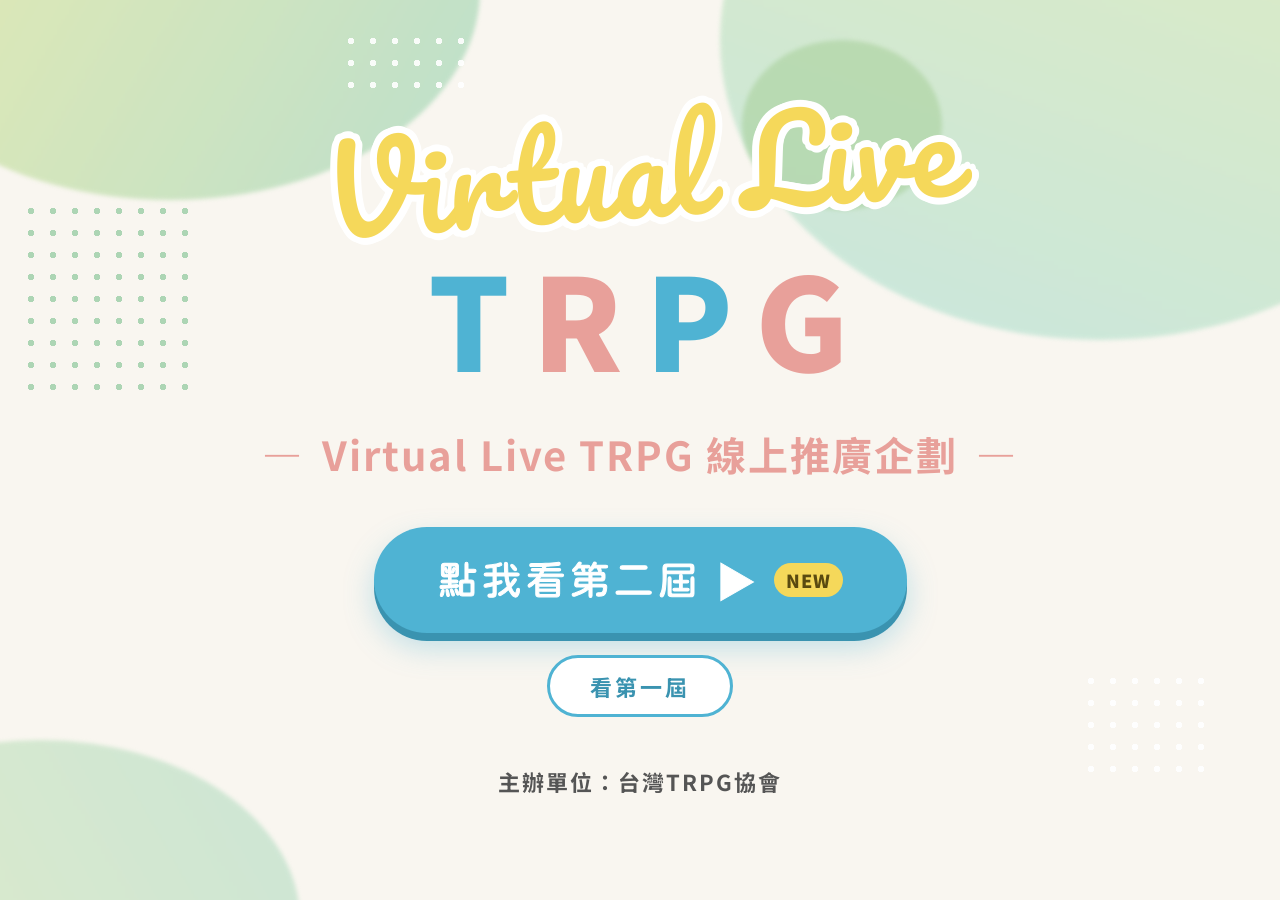
<file: virtuallivetrpg/index.html>
<!doctype html>
<html lang="zh-TW">
<head>
<meta charset="utf-8"><meta name="robots" content="noindex, follow, noarchive, nosnippet">
<title>VirtualLiveTRPG 線上推廣企劃</title>
<meta http-equiv="refresh" content="0; url=../">
<link rel="canonical" href="https://virtualtrpg.trpgtw.org/">
<script>location.replace('../' + location.hash);</script>
</head>
<body>
<p>正在前往 <a href="../">首頁</a> …</p>
</body>
</html>
</file>
